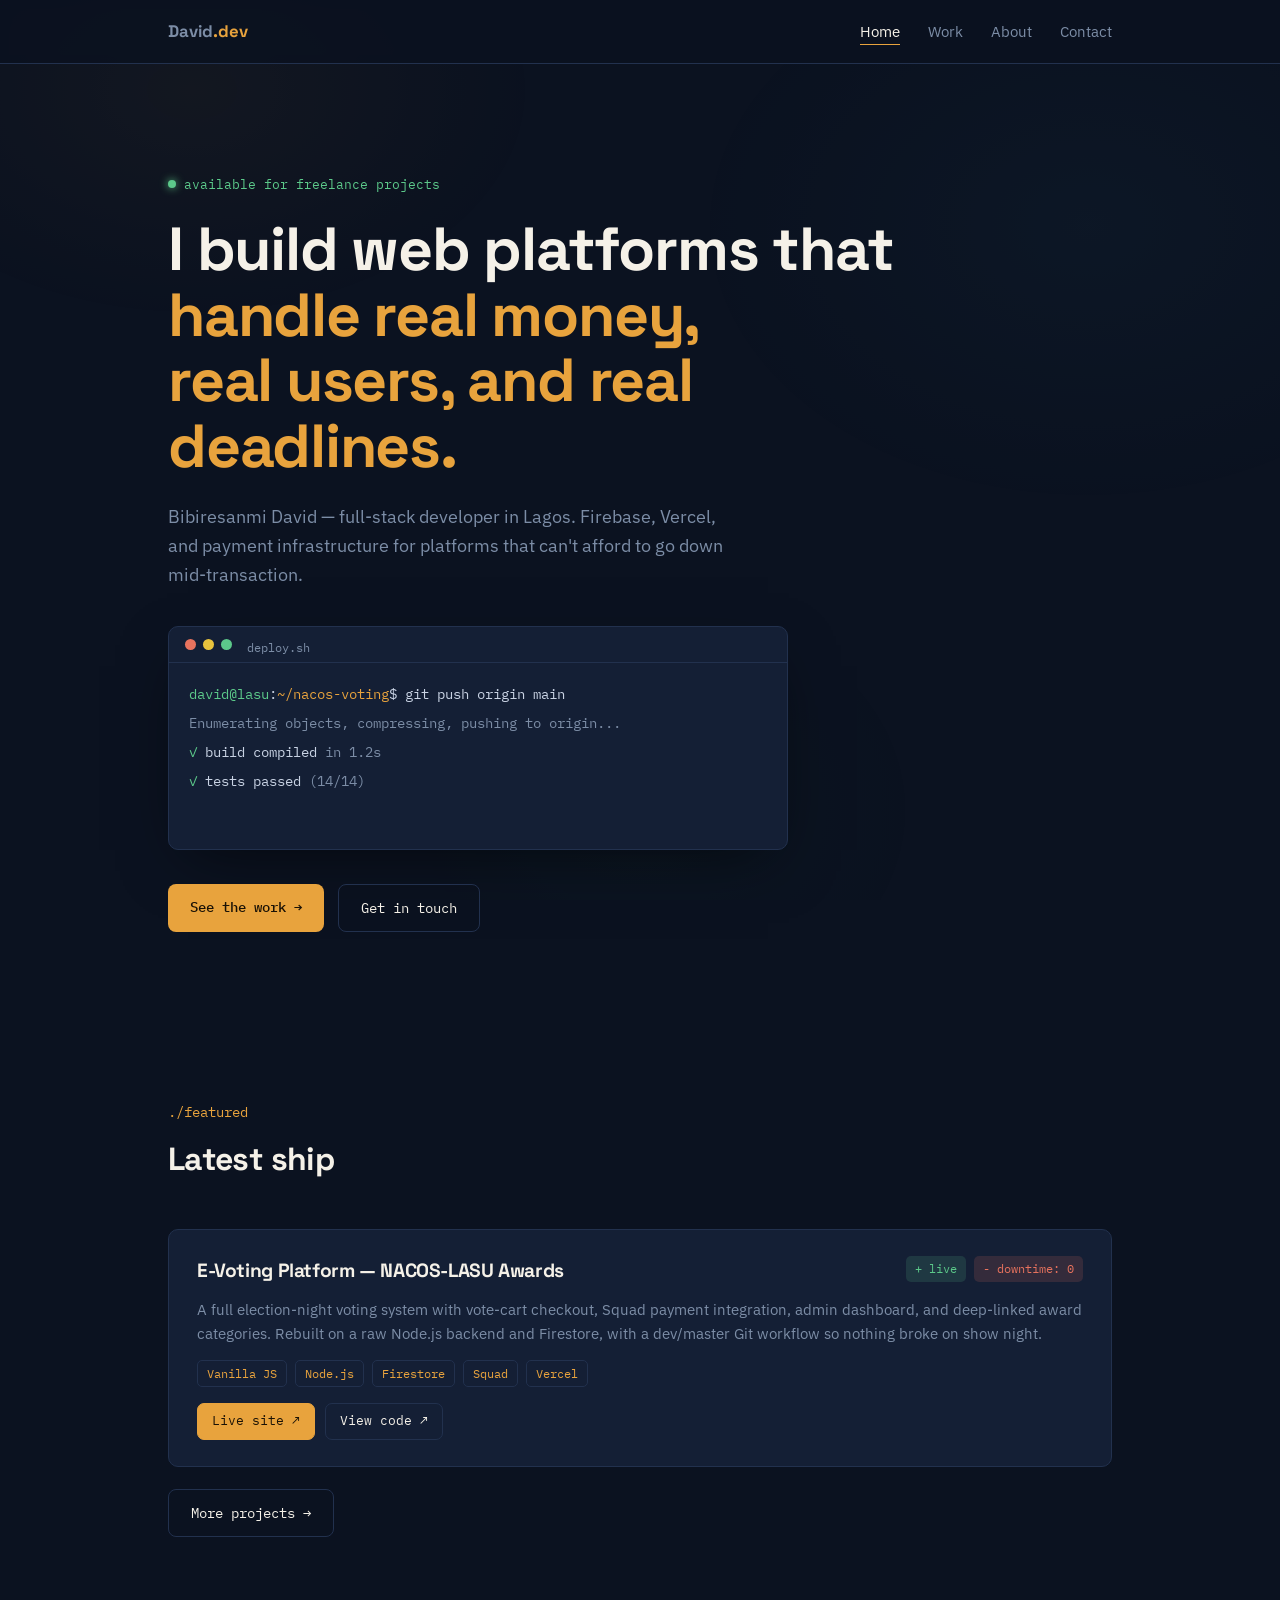
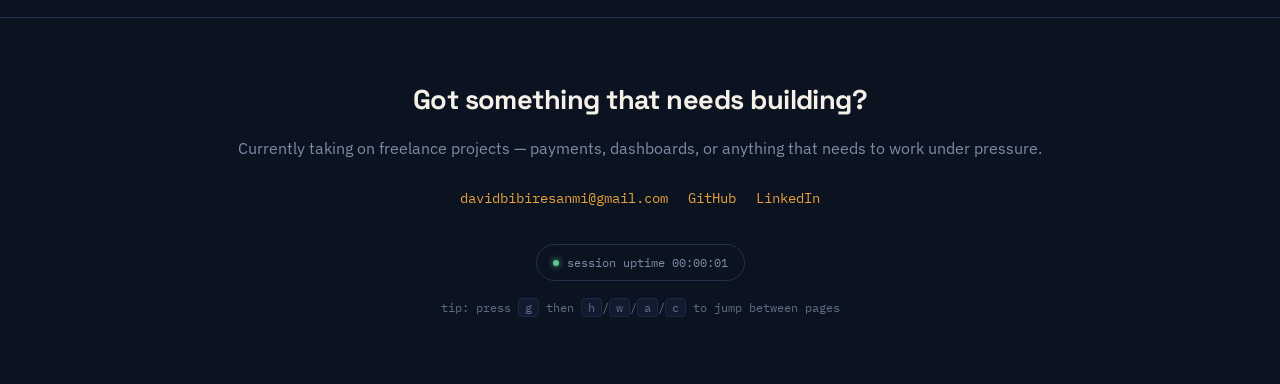
<file: index.html>
<!DOCTYPE html>
<html lang="en">
<head>
<meta charset="UTF-8">
<meta name="viewport" content="width=device-width, initial-scale=1.0">
<title>David Oluwagbenga — Software Developer</title>
<meta name="description" content="Bibiresanmi David — full-stack developer in Lagos building payment, ticketing, and voting platforms with Firebase, Vercel, and Node.js.">
<meta property="og:title" content="David Oluwagbenga — Software Developer">
<meta property="og:description" content="Full-stack developer in Lagos. Firebase, Vercel, and payment infrastructure for platforms that can't afford to go down mid-transaction.">
<meta property="og:type" content="website">
<meta name="twitter:card" content="summary">
<link rel="preconnect" href="https://fonts.googleapis.com">
<link href="https://fonts.googleapis.com/css2?family=Space+Grotesk:wght@400;500;600;700&family=IBM+Plex+Sans:wght@400;500;600&family=IBM+Plex+Mono:wght@400;500;600&display=swap" rel="stylesheet">
<link rel="stylesheet" href="style.css">
</head>
<body data-page="home">

<div class="mesh"></div>
<div id="glow"></div>

<header>
  <nav>
    <a class="logo" href="index.html">David<span>.dev</span></a>
    <ul>
      <li><a href="index.html" data-page="home">Home</a></li>
      <li><a href="work.html" data-page="work">Work</a></li>
      <li><a href="about.html" data-page="about">About</a></li>
      <li><a href="contact.html" data-page="contact">Contact</a></li>
    </ul>
    <button class="nav-toggle" id="navToggle" aria-label="Toggle menu" aria-expanded="false">
      <span></span><span></span><span></span>
    </button>
  </nav>
</header>

<div class="mobile-menu" id="mobileMenu">
  <a href="index.html" data-page="home">Home</a>
  <a href="work.html" data-page="work">Work</a>
  <a href="about.html" data-page="about">About</a>
  <a href="contact.html" data-page="contact">Contact</a>
</div>

<section class="hero">
  <div class="wrap">
    <div class="eyebrow"><span class="dot"></span> available for freelance projects</div>
    <h1>I build web platforms that <em>handle real money,<br> real users, and real deadlines.</em></h1>
    <p class="lede">Bibiresanmi David — full-stack developer in Lagos. Firebase, Vercel, and payment infrastructure for platforms that can't afford to go down mid-transaction.</p>

    <div class="terminal">
      <div class="term-bar"><span></span><span></span><span></span><span class="term-title">deploy.sh</span></div>
      <div class="term-body" id="termBody"></div>
    </div>

    <div class="cta-row">
      <a class="btn btn-primary" href="work.html">See the work →</a>
      <a class="btn btn-ghost" href="contact.html">Get in touch</a>
    </div>
  </div>
</section>

<section>
  <div class="wrap">
    <div class="section-head reveal">
      <span class="tag">./featured</span>
      <h2>Latest ship</h2>
    </div>
    <div class="projects">
      <div class="project-card reveal">
        <div class="p-head">
          <h3>E-Voting Platform — NACOS-LASU Awards</h3>
          <div class="stat-chips"><span class="chip plus">+ live</span><span class="chip minus">- downtime: 0</span></div>
        </div>
        <p>A full election-night voting system with vote-cart checkout, Squad payment integration, admin dashboard, and deep-linked award categories. Rebuilt on a raw Node.js backend and Firestore, with a dev/master Git workflow so nothing broke on show night.</p>
        <div class="tech-row"><span>Vanilla JS</span><span>Node.js</span><span>Firestore</span><span>Squad</span><span>Vercel</span></div>
        <div class="project-links">
          <a class="primary" href="https://nacoslasuawards.app" target="_blank" rel="noopener">Live site ↗</a>
          <a href="#" data-placeholder="code-nacos">View code ↗</a>
        </div>
      </div>
    </div>
    <div class="cta-row" style="margin-top:22px; opacity:1; animation:none;">
      <a class="btn btn-ghost" href="work.html">More projects →</a>
    </div>
  </div>
</section>

<footer id="contact">
  <div class="wrap reveal">
    <h2>Got something that needs building?</h2>
    <p>Currently taking on freelance projects — payments, dashboards, or anything that needs to work under pressure.</p>
    <div class="foot-links">
      <button class="copy-email" id="copyEmail" data-email="davidbibiresanmi@gmail.com">davidbibiresanmi@gmail.com</button>
      <a href="https://github.com/BIBIREDAVID" target="_blank" rel="noopener">GitHub</a>
      <a href="https://www.linkedin.com/in/david-bibiresanmi-b7a6a4249" target="_blank" rel="noopener">LinkedIn</a>
    </div>
    <div class="uptime"><span class="livedot"></span><span id="uptimeText">session uptime 00:00:00</span></div>
    <p class="kbd-hint">tip: press <kbd>g</kbd> then <kbd>h</kbd>/<kbd>w</kbd>/<kbd>a</kbd>/<kbd>c</kbd> to jump between pages</p>
  </div>
</footer>

<script src="script.js"></script>
</body>
</html>
</file>
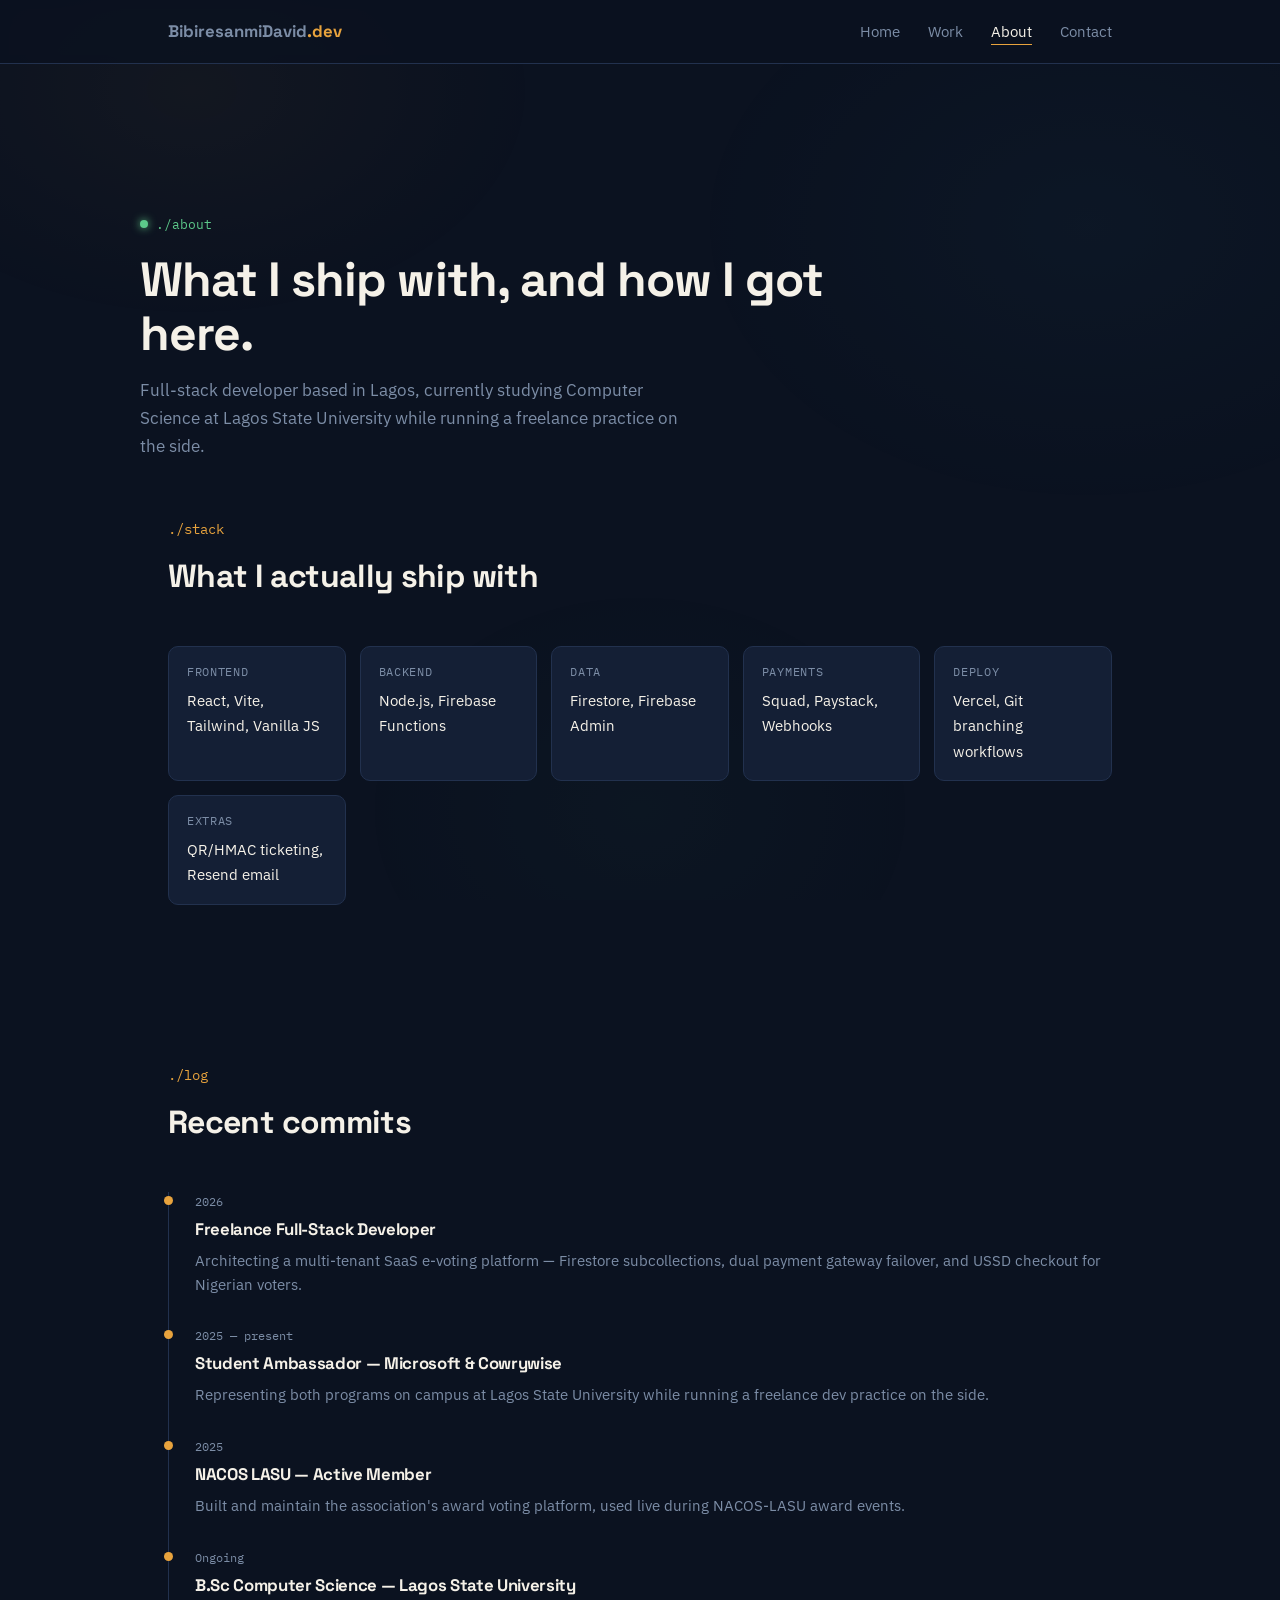
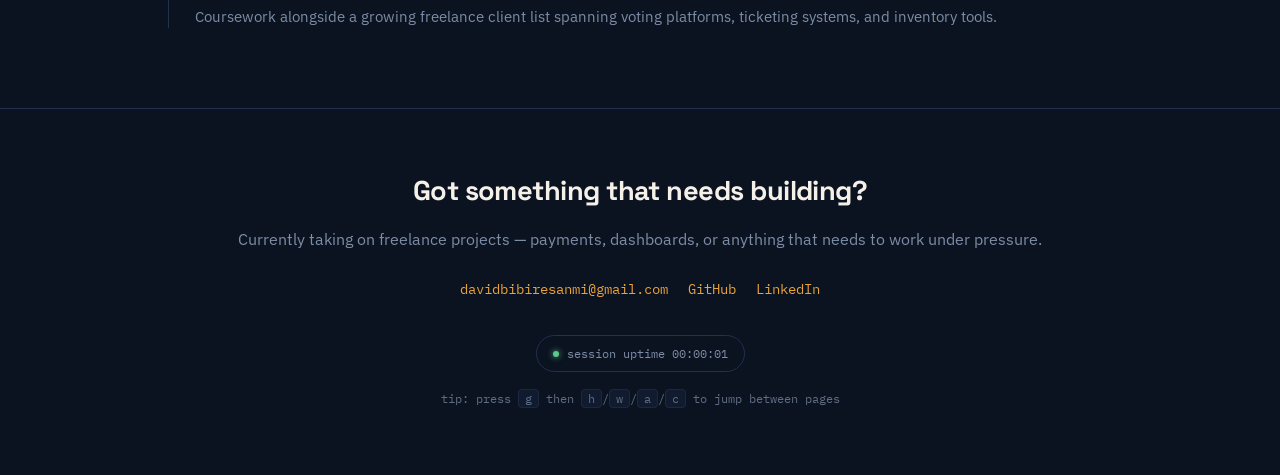
<file: about.html>
<!DOCTYPE html>
<html lang="en">
<head>
<meta charset="UTF-8">
<meta name="viewport" content="width=device-width, initial-scale=1.0">
<title>About — David Oluwagbenga</title>
<meta name="description" content="Bibiresanmi David's stack and recent work: React, Node.js, Firebase, and payment infrastructure, alongside a timeline of recent commits.">
<meta property="og:title" content="About — David Oluwagbenga">
<meta property="og:description" content="The stack I ship with, and a timeline of recent commits.">
<meta property="og:type" content="website">
<meta name="twitter:card" content="summary">
<link rel="preconnect" href="https://fonts.googleapis.com">
<link href="https://fonts.googleapis.com/css2?family=Space+Grotesk:wght@400;500;600;700&family=IBM+Plex+Sans:wght@400;500;600&family=IBM+Plex+Mono:wght@400;500;600&display=swap" rel="stylesheet">
<link rel="stylesheet" href="style.css">
</head>
<body data-page="about">

<div class="mesh"></div>
<div id="glow"></div>

<header>
  <nav>
    <a class="logo" href="index.html">BibiresanmiDavid<span>.dev</span></a>
    <ul>
      <li><a href="index.html" data-page="home">Home</a></li>
      <li><a href="work.html" data-page="work">Work</a></li>
      <li><a href="about.html" data-page="about">About</a></li>
      <li><a href="contact.html" data-page="contact">Contact</a></li>
    </ul>
    <button class="nav-toggle" id="navToggle" aria-label="Toggle menu" aria-expanded="false">
      <span></span><span></span><span></span>
    </button>
  </nav>
</header>

<div class="mobile-menu" id="mobileMenu">
  <a href="index.html" data-page="home">Home</a>
  <a href="work.html" data-page="work">Work</a>
  <a href="about.html" data-page="about">About</a>
  <a href="contact.html" data-page="contact">Contact</a>
</div>

<div class="page-head wrap">
  <div class="eyebrow"><span class="dot"></span> ./about</div>
  <h1>What I ship with, and how I got here.</h1>
  <p class="lede">Full-stack developer based in Lagos, currently studying Computer Science at Lagos State University while running a freelance practice on the side.</p>
</div>

<section class="tight">
  <div class="wrap">
    <div class="section-head reveal">
      <span class="tag">./stack</span>
      <h2>What I actually ship with</h2>
    </div>
    <div class="stack-grid reveal-stagger reveal">
      <div class="stack-item stagger-child"><span class="cat">Frontend</span><span class="val">React, Vite, Tailwind, Vanilla JS</span></div>
      <div class="stack-item stagger-child"><span class="cat">Backend</span><span class="val">Node.js, Firebase Functions</span></div>
      <div class="stack-item stagger-child"><span class="cat">Data</span><span class="val">Firestore, Firebase Admin</span></div>
      <div class="stack-item stagger-child"><span class="cat">Payments</span><span class="val">Squad, Paystack, Webhooks</span></div>
      <div class="stack-item stagger-child"><span class="cat">Deploy</span><span class="val">Vercel, Git branching workflows</span></div>
      <div class="stack-item stagger-child"><span class="cat">Extras</span><span class="val">QR/HMAC ticketing, Resend email</span></div>
    </div>
  </div>
</section>

<section>
  <div class="wrap">
    <div class="section-head reveal">
      <span class="tag">./log</span>
      <h2>Recent commits</h2>
    </div>
    <div class="timeline">
      <div class="t-item reveal">
        <span class="t-date">2026</span>
        <h3>Freelance Full-Stack Developer</h3>
        <p>Architecting a multi-tenant SaaS e-voting platform — Firestore subcollections, dual payment gateway failover, and USSD checkout for Nigerian voters.</p>
      </div>
      <div class="t-item reveal">
        <span class="t-date">2025 — present</span>
        <h3>Student Ambassador — Microsoft & Cowrywise</h3>
        <p>Representing both programs on campus at Lagos State University while running a freelance dev practice on the side.</p>
      </div>
      <div class="t-item reveal">
        <span class="t-date">2025</span>
        <h3>NACOS LASU — Active Member</h3>
        <p>Built and maintain the association's award voting platform, used live during NACOS-LASU award events.</p>
      </div>
      <div class="t-item reveal">
        <span class="t-date">Ongoing</span>
        <h3>B.Sc Computer Science — Lagos State University</h3>
        <p>Coursework alongside a growing freelance client list spanning voting platforms, ticketing systems, and inventory tools.</p>
      </div>
    </div>
  </div>
</section>

<footer id="contact">
  <div class="wrap reveal">
    <h2>Got something that needs building?</h2>
    <p>Currently taking on freelance projects — payments, dashboards, or anything that needs to work under pressure.</p>
    <div class="foot-links">
      <button class="copy-email" id="copyEmail" data-email="davidbibiresanmi@gmail.com">davidbibiresanmi@gmail.com</button>
      <a href="https://github.com/BIBIREDAVID" data-placeholder="github">GitHub</a>
      <a href="https://www.linkedin.com/in/david-bibiresanmi-b7a6a4249" data-placeholder="linkedin">LinkedIn</a>
    </div>
    <div class="uptime"><span class="livedot"></span><span id="uptimeText">session uptime 00:00:00</span></div>
    <p class="kbd-hint">tip: press <kbd>g</kbd> then <kbd>h</kbd>/<kbd>w</kbd>/<kbd>a</kbd>/<kbd>c</kbd> to jump between pages</p>
  </div>
</footer>

<script src="script.js"></script>
</body>
</html>
</file>
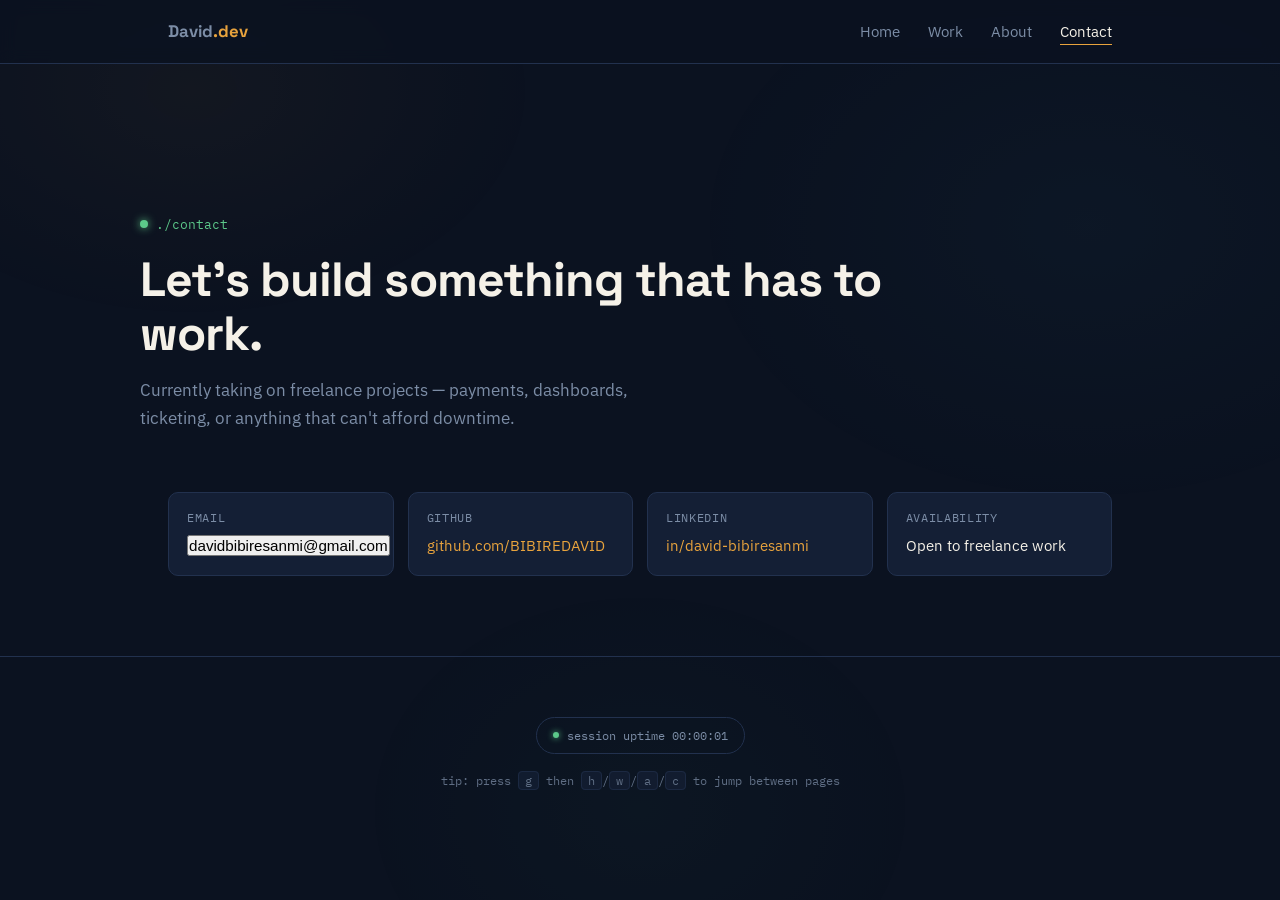
<file: contact.html>
<!DOCTYPE html>
<html lang="en">
<head>
<meta charset="UTF-8">
<meta name="viewport" content="width=device-width, initial-scale=1.0">
<title>Contact — David Oluwagbenga</title>
<meta name="description" content="Get in touch with Bibiresanmi David for freelance full-stack development work — payments, dashboards, ticketing, and voting platforms.">
<meta property="og:title" content="Contact — David Oluwagbenga">
<meta property="og:description" content="Currently taking on freelance projects — payments, dashboards, or anything that needs to work under pressure.">
<meta property="og:type" content="website">
<meta name="twitter:card" content="summary">
<link rel="preconnect" href="https://fonts.googleapis.com">
<link href="https://fonts.googleapis.com/css2?family=Space+Grotesk:wght@400;500;600;700&family=IBM+Plex+Sans:wght@400;500;600&family=IBM+Plex+Mono:wght@400;500;600&display=swap" rel="stylesheet">
<link rel="stylesheet" href="style.css">
</head>
<body data-page="contact">

<div class="mesh"></div>
<div id="glow"></div>

<header>
  <nav>
    <a class="logo" href="index.html">David<span>.dev</span></a>
    <ul>
      <li><a href="index.html" data-page="home">Home</a></li>
      <li><a href="work.html" data-page="work">Work</a></li>
      <li><a href="about.html" data-page="about">About</a></li>
      <li><a href="contact.html" data-page="contact">Contact</a></li>
    </ul>
    <button class="nav-toggle" id="navToggle" aria-label="Toggle menu" aria-expanded="false">
      <span></span><span></span><span></span>
    </button>
  </nav>
</header>

<div class="mobile-menu" id="mobileMenu">
  <a href="index.html" data-page="home">Home</a>
  <a href="work.html" data-page="work">Work</a>
  <a href="about.html" data-page="about">About</a>
  <a href="contact.html" data-page="contact">Contact</a>
</div>

<div class="page-head wrap">
  <div class="eyebrow"><span class="dot"></span> ./contact</div>
  <h1>Let's build something that has to work.</h1>
  <p class="lede">Currently taking on freelance projects — payments, dashboards, ticketing, or anything that can't afford downtime.</p>
</div>

<section class="tight">
  <div class="wrap">
    <div class="stack-grid reveal-stagger reveal">
      <div class="stack-item stagger-child">
        <span class="cat">Email</span>
        <span class="val"><button class="copy-email" id="copyEmail" data-email="davidbibiresanmi@gmail.com" style="font-size:0.95rem;">davidbibiresanmi@gmail.com</button></span>
      </div>
      <div class="stack-item stagger-child">
        <span class="cat">GitHub</span>
        <span class="val"><a href="https://github.com/BIBIREDAVID" target="_blank" rel="noopener" style="color:var(--amber); text-decoration:none;">github.com/BIBIREDAVID</a></span>
      </div>
      <div class="stack-item stagger-child">
        <span class="cat">LinkedIn</span>
        <span class="val"><a href="https://www.linkedin.com/in/david-bibiresanmi-b7a6a4249" target="_blank" rel="noopener" style="color:var(--amber); text-decoration:none;">in/david-bibiresanmi</a></span>
      </div>
      <div class="stack-item stagger-child">
        <span class="cat">Availability</span>
        <span class="val">Open to freelance work</span>
      </div>
    </div>
  </div>
</section>

<footer>
  <div class="wrap reveal">
    <div class="uptime"><span class="livedot"></span><span id="uptimeText">session uptime 00:00:00</span></div>
    <p class="kbd-hint">tip: press <kbd>g</kbd> then <kbd>h</kbd>/<kbd>w</kbd>/<kbd>a</kbd>/<kbd>c</kbd> to jump between pages</p>
  </div>
</footer>

<script src="script.js"></script>
</body>
</html>
</file>
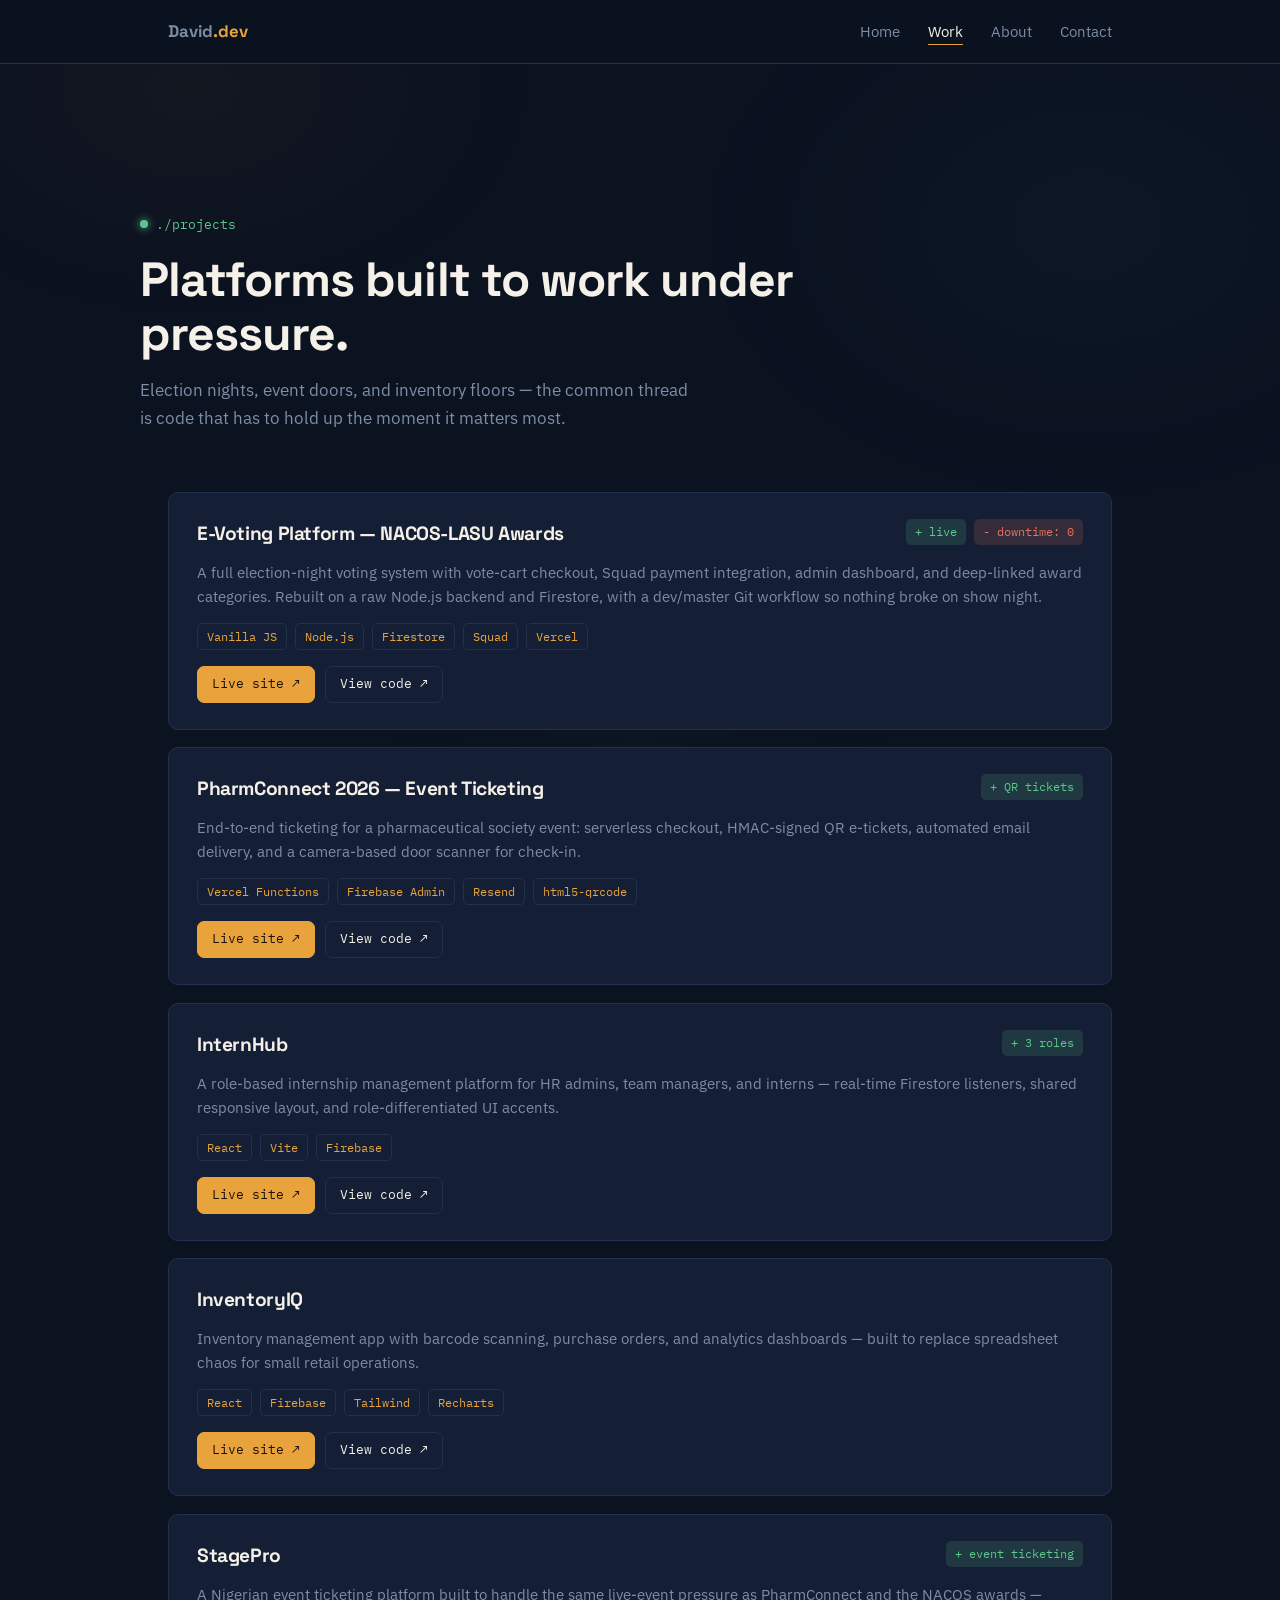
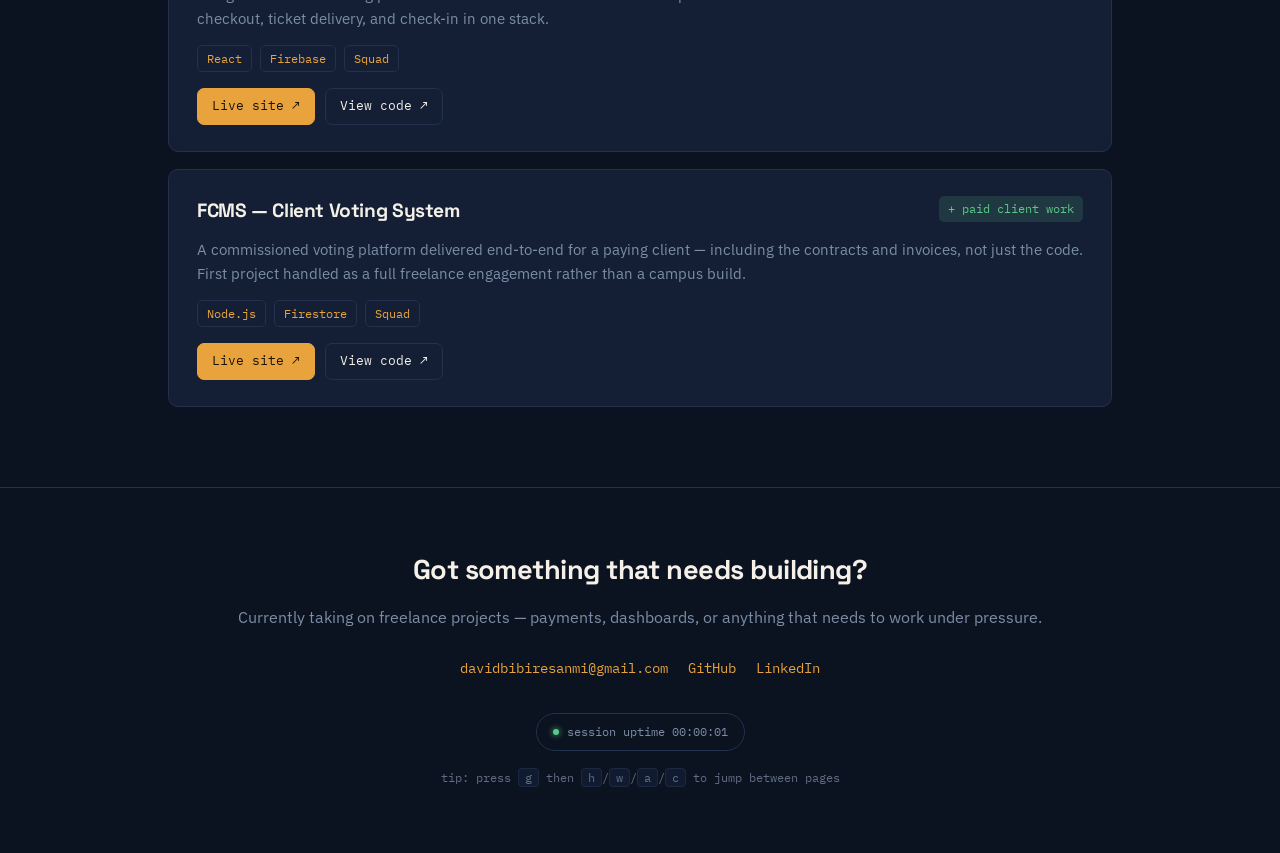
<file: work.html>
<!DOCTYPE html>
<html lang="en">
<head>
<meta charset="UTF-8">
<meta name="viewport" content="width=device-width, initial-scale=1.0">
<title>Work — David Oluwagbenga</title>
<meta name="description" content="Selected projects by Bibiresanmi David: e-voting platforms, event ticketing, internship management, and inventory tooling.">
<meta property="og:title" content="Work — David Oluwagbenga">
<meta property="og:description" content="Selected projects: e-voting platforms, event ticketing, internship management, and inventory tooling.">
<meta property="og:type" content="website">
<meta name="twitter:card" content="summary">
<link rel="preconnect" href="https://fonts.googleapis.com">
<link href="https://fonts.googleapis.com/css2?family=Space+Grotesk:wght@400;500;600;700&family=IBM+Plex+Sans:wght@400;500;600&family=IBM+Plex+Mono:wght@400;500;600&display=swap" rel="stylesheet">
<link rel="stylesheet" href="style.css">
</head>
<body data-page="work">

<div class="mesh"></div>
<div id="glow"></div>

<header>
  <nav>
    <a class="logo" href="index.html">David<span>.dev</span></a>
    <ul>
      <li><a href="index.html" data-page="home">Home</a></li>
      <li><a href="work.html" data-page="work">Work</a></li>
      <li><a href="about.html" data-page="about">About</a></li>
      <li><a href="contact.html" data-page="contact">Contact</a></li>
    </ul>
    <button class="nav-toggle" id="navToggle" aria-label="Toggle menu" aria-expanded="false">
      <span></span><span></span><span></span>
    </button>
  </nav>
</header>

<div class="mobile-menu" id="mobileMenu">
  <a href="index.html" data-page="home">Home</a>
  <a href="work.html" data-page="work">Work</a>
  <a href="about.html" data-page="about">About</a>
  <a href="contact.html" data-page="contact">Contact</a>
</div>

<div class="page-head wrap">
  <div class="eyebrow"><span class="dot"></span> ./projects</div>
  <h1>Platforms built to work under pressure.</h1>
  <p class="lede">Election nights, event doors, and inventory floors — the common thread is code that has to hold up the moment it matters most.</p>
</div>

<section class="tight">
  <div class="wrap">
    <div class="projects">

      <div class="project-card reveal">
        <div class="p-head">
          <h3>E-Voting Platform — NACOS-LASU Awards</h3>
          <div class="stat-chips"><span class="chip plus">+ live</span><span class="chip minus">- downtime: 0</span></div>
        </div>
        <p>A full election-night voting system with vote-cart checkout, Squad payment integration, admin dashboard, and deep-linked award categories. Rebuilt on a raw Node.js backend and Firestore, with a dev/master Git workflow so nothing broke on show night.</p>
        <div class="tech-row"><span>Vanilla JS</span><span>Node.js</span><span>Firestore</span><span>Squad</span><span>Vercel</span></div>
        <div class="project-links">
          <a class="primary" href="https://nacoslasuawards.app" target="_blank" rel="noopener">Live site ↗</a>
          <a href="https://github.com/BIBIREDAVID/E-VOTING-2" data-placeholder="code-nacos">View code ↗</a>
        </div>
      </div>

      <div class="project-card reveal">
        <div class="p-head">
          <h3>PharmConnect 2026 — Event Ticketing</h3>
          <div class="stat-chips"><span class="chip plus">+ QR tickets</span></div>
        </div>
        <p>End-to-end ticketing for a pharmaceutical society event: serverless checkout, HMAC-signed QR e-tickets, automated email delivery, and a camera-based door scanner for check-in.</p>
        <div class="tech-row"><span>Vercel Functions</span><span>Firebase Admin</span><span>Resend</span><span>html5-qrcode</span></div>
        <div class="project-links">
          <a class="primary" href="https://pharmconnect2026.vercel.app" target="_blank" rel="noopener">Live site ↗</a>
          <a href="https://github.com/BIBIREDAVID/PharmConnect" data-placeholder="code-pharmconnect">View code ↗</a>
        </div>
      </div>

      <div class="project-card reveal">
        <div class="p-head">
          <h3>InternHub</h3>
          <div class="stat-chips"><span class="chip plus">+ 3 roles</span></div>
        </div>
        <p>A role-based internship management platform for HR admins, team managers, and interns — real-time Firestore listeners, shared responsive layout, and role-differentiated UI accents.</p>
        <div class="tech-row"><span>React</span><span>Vite</span><span>Firebase</span></div>
        <div class="project-links">
          <a class="primary" href="#" data-placeholder="live-internhub">Live site ↗</a>
          <a href="#" data-placeholder="code-internhub">View code ↗</a>
        </div>
      </div>

      <div class="project-card reveal">
        <div class="p-head">
          <h3>InventoryIQ</h3>
        </div>
        <p>Inventory management app with barcode scanning, purchase orders, and analytics dashboards — built to replace spreadsheet chaos for small retail operations.</p>
        <div class="tech-row"><span>React</span><span>Firebase</span><span>Tailwind</span><span>Recharts</span></div>
        <div class="project-links">
          <a class="primary" href="https://inventoryiq-five.vercel.app" target="_blank" rel="noopener">Live site ↗</a>
          <a href="https://github.com/BIBIREDAVID/inventoryiq" data-placeholder="code-inventoryiq">View code ↗</a>
        </div>
      </div>

      <div class="project-card reveal">
        <div class="p-head">
          <h3>StagePro</h3>
          <div class="stat-chips"><span class="chip plus">+ event ticketing</span></div>
        </div>
        <p>A Nigerian event ticketing platform built to handle the same live-event pressure as PharmConnect and the NACOS awards — checkout, ticket delivery, and check-in in one stack.</p>
        <div class="tech-row"><span>React</span><span>Firebase</span><span>Squad</span></div>
        <div class="project-links">
          <a class="primary" href="https://stageprophi.app/" data-placeholder="live-stagepro">Live site ↗</a>
          <a href="https://github.com/BIBIREDAVID/stagepro" data-placeholder="code-stagepro">View code ↗</a>
        </div>
      </div>

      <div class="project-card reveal">
        <div class="p-head">
          <h3>FCMS — Client Voting System</h3>
          <div class="stat-chips"><span class="chip plus">+ paid client work</span></div>
        </div>
        <p>A commissioned voting platform delivered end-to-end for a paying client — including the contracts and invoices, not just the code. First project handled as a full freelance engagement rather than a campus build.</p>
        <div class="tech-row"><span>Node.js</span><span>Firestore</span><span>Squad</span></div>
        <div class="project-links">
          <a class="primary" href="http://cosamavericksfybawards.vercel.app/" data-placeholder="live-cosa-fcms">Live site ↗</a>
          <a href="https://github.com/BIBIREDAVID/FCMS_FYB_AWARDS" data-placeholder="code-fcms">View code ↗</a>
        </div>
      </div>

    </div>
  </div>
</section>

<footer id="contact">
  <div class="wrap reveal">
    <h2>Got something that needs building?</h2>
    <p>Currently taking on freelance projects — payments, dashboards, or anything that needs to work under pressure.</p>
    <div class="foot-links">
      <button class="copy-email" id="copyEmail" data-email="davidbibiresanmi@gmail.com">davidbibiresanmi@gmail.com</button>
      <a href="https://github.com/BIBIREDAVID" target="_blank" rel="noopener">GitHub</a>
      <a href="https://www.linkedin.com/in/david-bibiresanmi-b7a6a4249" target="_blank" rel="noopener">LinkedIn</a>
    </div>
    <div class="uptime"><span class="livedot"></span><span id="uptimeText">session uptime 00:00:00</span></div>
    <p class="kbd-hint">tip: press <kbd>g</kbd> then <kbd>h</kbd>/<kbd>w</kbd>/<kbd>a</kbd>/<kbd>c</kbd> to jump between pages</p>
  </div>
</footer>

<script src="script.js"></script>
</body>
</html>
</file>
<file: style.css>
:root{
  --bg:#0B1220;
  --bg-deep:#070B14;
  --paper:#F5F1E8;
  --amber:#E8A33D;
  --amber-dim:#8A6526;
  --cyan:#5EC8E8;
  --card:#141F35;
  --card-hi:#182648;
  --card-border:#22314E;
  --slate:#7C8DA6;
  --green:#5CC98A;
  --red:#E8735E;
  --radius:10px;
}
*{box-sizing:border-box; margin:0; padding:0;}
html{scroll-behavior:smooth;}
body{
  background:var(--bg);
  color:var(--paper);
  font-family:'IBM Plex Sans', sans-serif;
  line-height:1.6;
  -webkit-font-smoothing:antialiased;
  overflow-x:hidden;
}
h1,h2,h3{font-family:'Space Grotesk', sans-serif; font-weight:700; letter-spacing:-0.02em;}
.mono{font-family:'IBM Plex Mono', monospace;}
a{color:inherit;}
.wrap{max-width:1000px; margin:0 auto; padding:0 28px;}
::selection{background:var(--amber); color:#1A1206;}

/* ---------- ambient cursor glow ---------- */
#glow{
  position:fixed; top:0; left:0; width:520px; height:520px; border-radius:50%;
  background:radial-gradient(circle, rgba(232,163,61,0.10), rgba(94,200,232,0.05) 45%, transparent 70%);
  pointer-events:none; z-index:1; transform:translate(-50%,-50%);
  transition:opacity .3s ease; opacity:0; filter:blur(4px);
}

/* ---------- ambient bg mesh ---------- */
.mesh{
  position:fixed; inset:0; z-index:0; pointer-events:none; opacity:.5;
  background:
    radial-gradient(600px 400px at 15% 10%, rgba(232,163,61,0.08), transparent 60%),
    radial-gradient(700px 500px at 85% 25%, rgba(94,200,232,0.06), transparent 60%),
    radial-gradient(500px 400px at 50% 90%, rgba(92,201,138,0.05), transparent 60%);
  animation:meshShift 18s ease-in-out infinite alternate;
}
@keyframes meshShift{
  from{transform:translate3d(0,0,0) scale(1);}
  to{transform:translate3d(-20px,20px,0) scale(1.05);}
}

header{
  position:sticky; top:0; z-index:50;
  background:rgba(11,18,32,0.85); backdrop-filter:blur(8px);
  border-bottom:1px solid var(--card-border);
}
nav{display:flex; align-items:center; justify-content:space-between; padding:18px 28px; max-width:1000px; margin:0 auto;}
.logo{font-family:'Space Grotesk'; font-weight:700; font-size:1.05rem; text-decoration:none;}
.logo span{color:var(--amber);}
nav ul{list-style:none; display:flex; gap:28px; font-size:0.92rem;}
nav a{text-decoration:none; color:var(--slate); transition:color .2s; position:relative;}
nav a::after{
  content:''; position:absolute; left:0; bottom:-4px; width:0; height:1px; background:var(--amber);
  transition:width .25s ease;
}
nav a:hover{color:var(--paper);}
nav a:hover::after, nav a.active::after{width:100%;}
nav a.active{color:var(--paper);}

.nav-toggle{
  display:none; flex-direction:column; gap:5px; background:none; border:none; cursor:pointer;
  padding:6px; z-index:60;
}
.nav-toggle span{width:22px; height:2px; background:var(--paper); transition:transform .25s ease, opacity .2s ease;}
.nav-toggle.open span:nth-child(1){transform:translateY(7px) rotate(45deg);}
.nav-toggle.open span:nth-child(2){opacity:0;}
.nav-toggle.open span:nth-child(3){transform:translateY(-7px) rotate(-45deg);}

.mobile-menu{
  position:fixed; inset:0; z-index:55; background:rgba(7,11,20,0.97); backdrop-filter:blur(10px);
  display:flex; flex-direction:column; align-items:center; justify-content:center; gap:32px;
  opacity:0; pointer-events:none; transition:opacity .3s ease;
}
.mobile-menu.open{opacity:1; pointer-events:auto;}
.mobile-menu a{
  font-family:'Space Grotesk'; font-size:1.6rem; font-weight:600; text-decoration:none; color:var(--paper);
  opacity:0; transform:translateY(10px); transition:opacity .35s ease, transform .35s ease, color .2s;
}
.mobile-menu.open a{opacity:1; transform:translateY(0);}
.mobile-menu a:hover, .mobile-menu a:active{color:var(--amber);}
.mobile-menu a:nth-child(1){transition-delay:.05s;}
.mobile-menu a:nth-child(2){transition-delay:.1s;}
.mobile-menu a:nth-child(3){transition-delay:.15s;}
.mobile-menu a:nth-child(4){transition-delay:.2s;}

.hero{padding:110px 0 90px; position:relative; overflow:hidden; z-index:2;}
.page-head{padding:150px 0 60px; position:relative; z-index:2;}
.page-head .eyebrow{margin-bottom:18px;}
.page-head h1{font-size:clamp(2rem,4.5vw,3rem); line-height:1.12; max-width:760px; margin-bottom:16px;
  opacity:0; animation:riseIn .7s ease .1s forwards;
}
.page-head p.lede{font-size:1.08rem; color:var(--slate); max-width:560px;
  opacity:0; animation:riseIn .7s ease .22s forwards;
}
.eyebrow{
  font-family:'IBM Plex Mono'; font-size:0.82rem; color:var(--green);
  display:flex; align-items:center; gap:8px; margin-bottom:22px;
  opacity:0; animation:riseIn .7s ease .05s forwards;
}
.dot{width:8px; height:8px; border-radius:50%; background:var(--green); box-shadow:0 0 8px var(--green); animation:pulse 2s infinite;}
@keyframes pulse{0%,100%{opacity:1;}50%{opacity:.4;}}
.hero h1{
  font-size:clamp(2.4rem,5.5vw,3.8rem); line-height:1.08; margin-bottom:22px; max-width:820px;
  opacity:0; animation:riseIn .8s ease .15s forwards;
}
.hero h1 em{font-style:normal; color:var(--amber); position:relative;}
.hero p.lede{
  font-size:1.15rem; color:var(--slate); max-width:560px; margin-bottom:36px;
  opacity:0; animation:riseIn .8s ease .28s forwards;
}
@keyframes riseIn{
  from{opacity:0; transform:translateY(14px);}
  to{opacity:1; transform:translateY(0);}
}

.terminal{
  background:var(--card); border:1px solid var(--card-border); border-radius:var(--radius);
  max-width:620px; overflow:hidden; box-shadow:0 20px 60px -20px rgba(0,0,0,0.6);
  opacity:0; animation:riseIn .8s ease .4s forwards;
}
.term-bar{display:flex; align-items:center; gap:7px; padding:12px 16px; border-bottom:1px solid var(--card-border);}
.term-bar span{width:11px; height:11px; border-radius:50%;}
.term-bar span:nth-child(1){background:#E8735E;}
.term-bar span:nth-child(2){background:#E8C33D;}
.term-bar span:nth-child(3){background:#5CC98A;}
.term-title{margin-left:8px; font-family:'IBM Plex Mono'; font-size:0.74rem; color:var(--slate);}
.term-body{padding:20px 20px 22px; font-family:'IBM Plex Mono'; font-size:0.86rem; color:#C9D3E4; min-height:186px;}
.term-body .line{margin-bottom:7px; opacity:0; animation:lineIn .35s ease forwards;}
@keyframes lineIn{from{opacity:0; transform:translateY(3px);} to{opacity:1; transform:translateY(0);}}
.prompt{color:var(--green);}
.path{color:var(--amber);}
#typed{border-right:2px solid var(--amber); white-space:pre-wrap;}
.ok{color:var(--green);}
.term-live{
  display:inline-flex; align-items:center; gap:7px; margin-top:2px;
  font-weight:600; letter-spacing:.02em;
}
.term-live .livedot{
  width:7px; height:7px; border-radius:50%; background:var(--green); box-shadow:0 0 8px var(--green);
  animation:pulse 1.4s infinite;
}

.cta-row{display:flex; gap:14px; margin-top:34px; flex-wrap:wrap;
  opacity:0; animation:riseIn .8s ease .52s forwards;
}
.btn{
  font-family:'IBM Plex Mono'; font-size:0.88rem; padding:12px 22px; border-radius:8px;
  text-decoration:none; display:inline-block; transition:transform .15s, background .2s, box-shadow .2s;
}
.btn-primary{background:var(--amber); color:#1A1206; font-weight:500;}
.btn-primary:hover{box-shadow:0 8px 24px -8px rgba(232,163,61,0.55);}
.btn-ghost{border:1px solid var(--card-border); color:var(--paper);}
.btn-ghost:hover{border-color:var(--amber);}

section{padding:80px 0; position:relative; z-index:2;}
section.tight{padding-top:0;}
.section-head{margin-bottom:44px;}
.section-head .tag{font-family:'IBM Plex Mono'; color:var(--amber); font-size:0.85rem; display:block; margin-bottom:10px;}
.section-head h2{font-size:2rem;}

/* ---------- reveal on scroll ---------- */
.reveal{opacity:0; transform:translateY(26px); transition:opacity .7s ease, transform .7s ease;}
.reveal.in-view{opacity:1; transform:translateY(0);}
.reveal-stagger.in-view .stagger-child{opacity:1; transform:translateY(0);}
.stagger-child{opacity:0; transform:translateY(20px); transition:opacity .6s ease, transform .6s ease;}

.stack-grid{display:grid; grid-template-columns:repeat(auto-fit,minmax(150px,1fr)); gap:14px;}
.stack-item{
  background:var(--card); border:1px solid var(--card-border); border-radius:var(--radius);
  padding:16px 18px; transition:border-color .2s, transform .2s;
}
.stack-item:hover{border-color:var(--amber-dim); transform:translateY(-2px);}
.stack-item .cat{font-family:'IBM Plex Mono'; font-size:0.72rem; color:var(--slate); text-transform:uppercase; letter-spacing:.06em; margin-bottom:6px; display:block;}
.stack-item .val{font-size:0.95rem;}

.projects{display:flex; flex-direction:column; gap:18px;}
.project-card{
  background:var(--card); border:1px solid var(--card-border); border-radius:var(--radius);
  padding:26px 28px; transition:border-color .25s, box-shadow .25s;
  transform-style:preserve-3d; will-change:transform;
}
.project-card:hover{border-color:var(--amber); box-shadow:0 16px 40px -20px rgba(0,0,0,0.55);}
.p-head{display:flex; justify-content:space-between; align-items:start; gap:16px; margin-bottom:10px; flex-wrap:wrap;}
.p-head h3{font-size:1.2rem;}
.stat-chips{display:flex; gap:8px; font-family:'IBM Plex Mono'; font-size:0.78rem;}
.chip{padding:3px 9px; border-radius:5px;}
.chip.plus{background:rgba(92,201,138,0.15); color:var(--green);}
.chip.minus{background:rgba(232,115,94,0.15); color:var(--red);}
.project-card p{color:var(--slate); margin-bottom:14px; font-size:0.96rem;}
.tech-row{display:flex; gap:8px; flex-wrap:wrap;}
.tech-row span{font-family:'IBM Plex Mono'; font-size:0.75rem; color:var(--amber); border:1px solid var(--card-border); padding:3px 9px; border-radius:5px;}

.project-links{display:flex; gap:10px; margin-top:16px; flex-wrap:wrap;}
.project-links a{
  font-family:'IBM Plex Mono'; font-size:0.8rem; text-decoration:none; color:var(--paper);
  border:1px solid var(--card-border); padding:7px 14px; border-radius:7px;
  display:inline-flex; align-items:center; gap:6px; transition:border-color .2s, color .2s;
}
.project-links a:hover{border-color:var(--amber); color:var(--amber);}
.project-links a.primary{background:var(--amber); color:#1A1206; border-color:var(--amber);}
.project-links a.primary:hover{color:#1A1206; opacity:.9;}
.project-links a svg{width:13px; height:13px;}

.timeline{border-left:1px solid var(--card-border); padding-left:26px; display:flex; flex-direction:column; gap:30px;}
.t-item{position:relative;}
.t-item::before{
  content:''; position:absolute; left:-31px; top:4px; width:9px; height:9px; border-radius:50%; background:var(--amber);
  box-shadow:0 0 0 0 rgba(232,163,61,0.4); transition:box-shadow .3s;
}
.t-item.in-view::before{animation:ringPulse 1.6s ease-out .1s 1;}
@keyframes ringPulse{
  0%{box-shadow:0 0 0 0 rgba(232,163,61,0.5);}
  100%{box-shadow:0 0 0 10px rgba(232,163,61,0);}
}
.t-item .t-date{font-family:'IBM Plex Mono'; font-size:0.78rem; color:var(--slate); margin-bottom:4px; display:block;}
.t-item h3{font-size:1.05rem; margin-bottom:6px;}
.t-item p{color:var(--slate); font-size:0.93rem;}

footer{padding:60px 0 40px; border-top:1px solid var(--card-border); text-align:center; position:relative; z-index:2;}
footer h2{font-size:1.7rem; margin-bottom:14px;}
footer p{color:var(--slate); margin-bottom:26px;}
.foot-links{display:flex; gap:20px; justify-content:center; font-family:'IBM Plex Mono'; font-size:0.88rem; flex-wrap:wrap; margin-bottom:34px;}
.foot-links a{text-decoration:none; color:var(--amber);}
.uptime{
  font-family:'IBM Plex Mono'; font-size:0.76rem; color:var(--slate);
  display:inline-flex; align-items:center; gap:8px; border:1px solid var(--card-border);
  padding:8px 16px; border-radius:999px;
}
.uptime .livedot{width:6px; height:6px; border-radius:50%; background:var(--green); box-shadow:0 0 6px var(--green); animation:pulse 1.6s infinite;}

/* ---------- copy-email feedback ---------- */
.foot-links button.copy-email{
  font:inherit; background:none; border:none; color:var(--amber); cursor:pointer; padding:0;
  text-decoration:none; font-family:'IBM Plex Mono';
}
.foot-links button.copy-email:hover{text-decoration:underline;}
.kbd-hint{
  font-family:'IBM Plex Mono'; font-size:0.72rem; color:var(--slate); margin-top:18px;
  opacity:.75;
}
.kbd-hint kbd{
  border:1px solid var(--card-border); border-radius:4px; padding:1px 6px; font-family:inherit;
  background:var(--card);
}

/* ---------- page transition ---------- */
body{opacity:0; animation:pageIn .4s ease forwards;}
@keyframes pageIn{from{opacity:0;} to{opacity:1;}}

@media (max-width:640px){
  nav ul{display:none;}
  .nav-toggle{display:flex;}
  section{padding:56px 0;}
  .page-head{padding:120px 0 40px;}
  #glow{display:none;}
}

@media (prefers-reduced-motion: reduce){
  *, *::before, *::after{animation-duration:.001ms !important; animation-iteration-count:1 !important; transition-duration:.001ms !important;}
  .mesh{animation:none;}
  .reveal, .stagger-child{opacity:1; transform:none;}
  body{opacity:1;}
}
</file>
